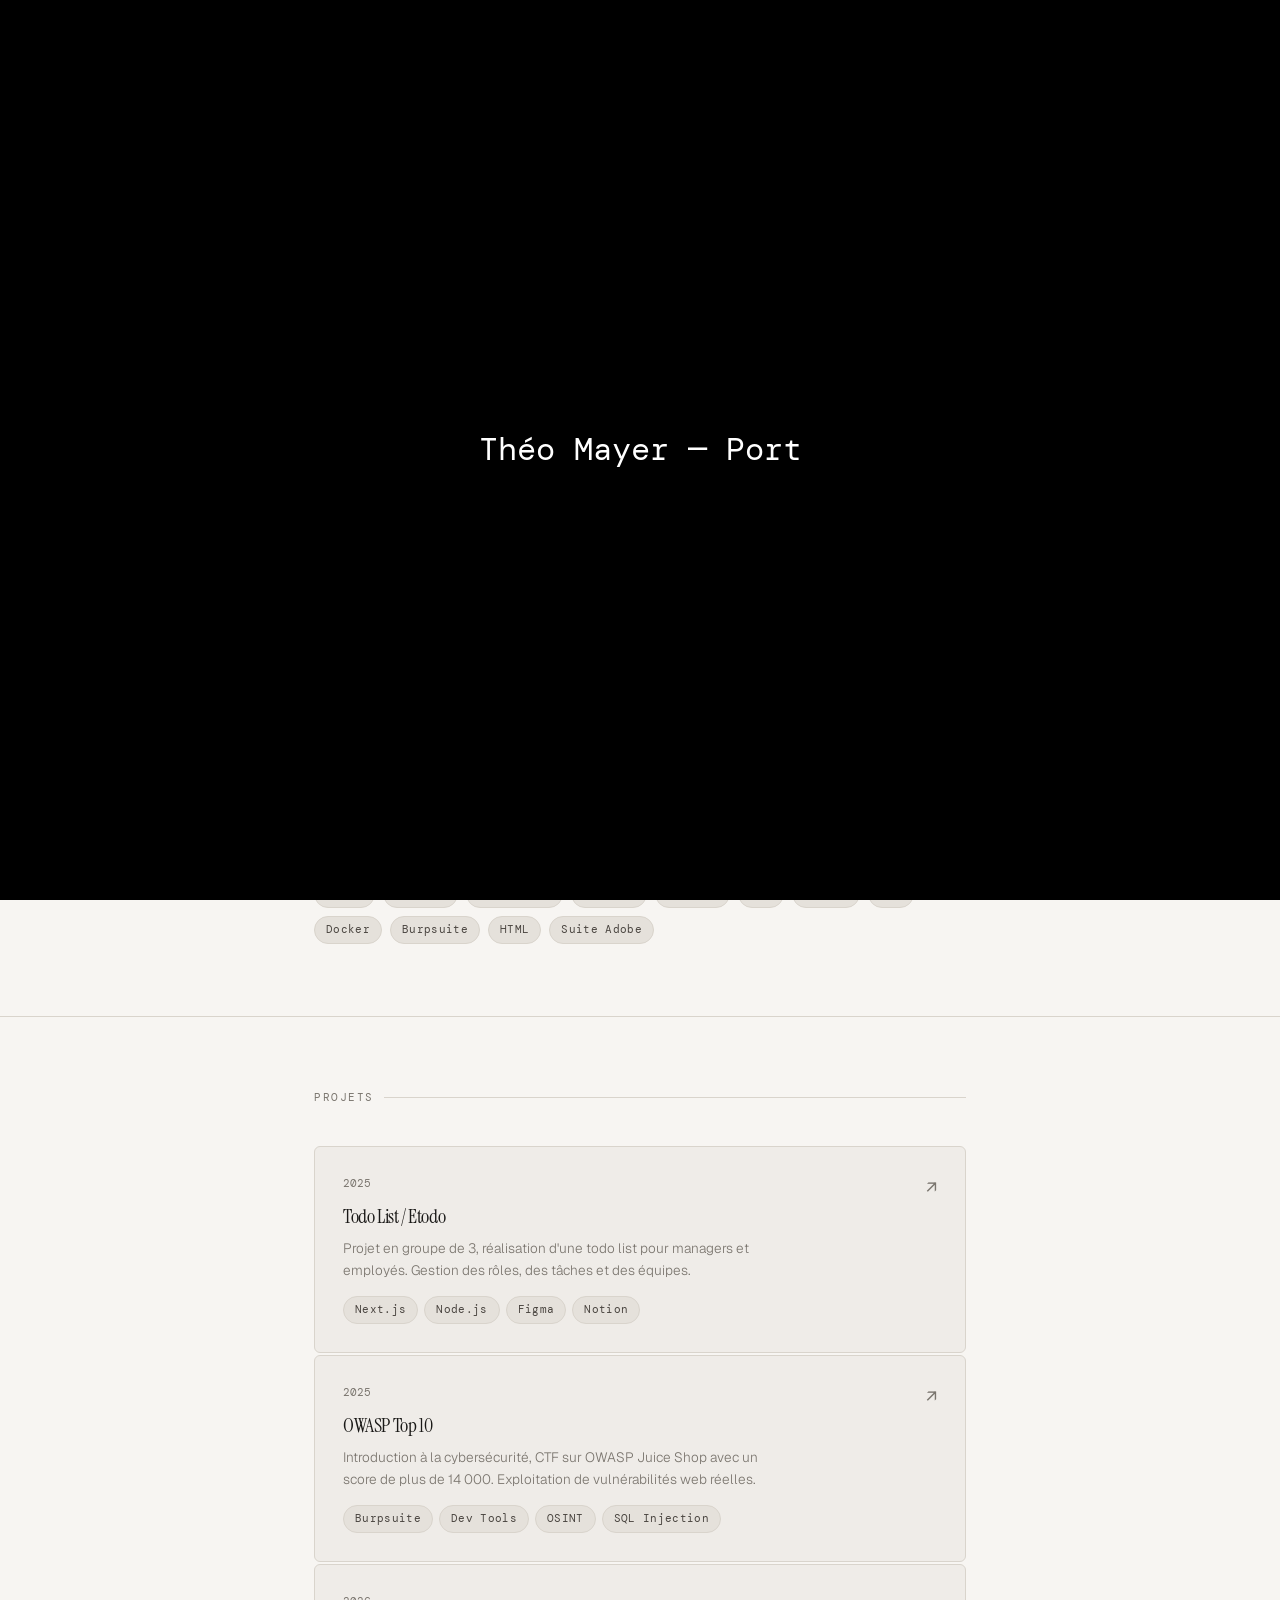
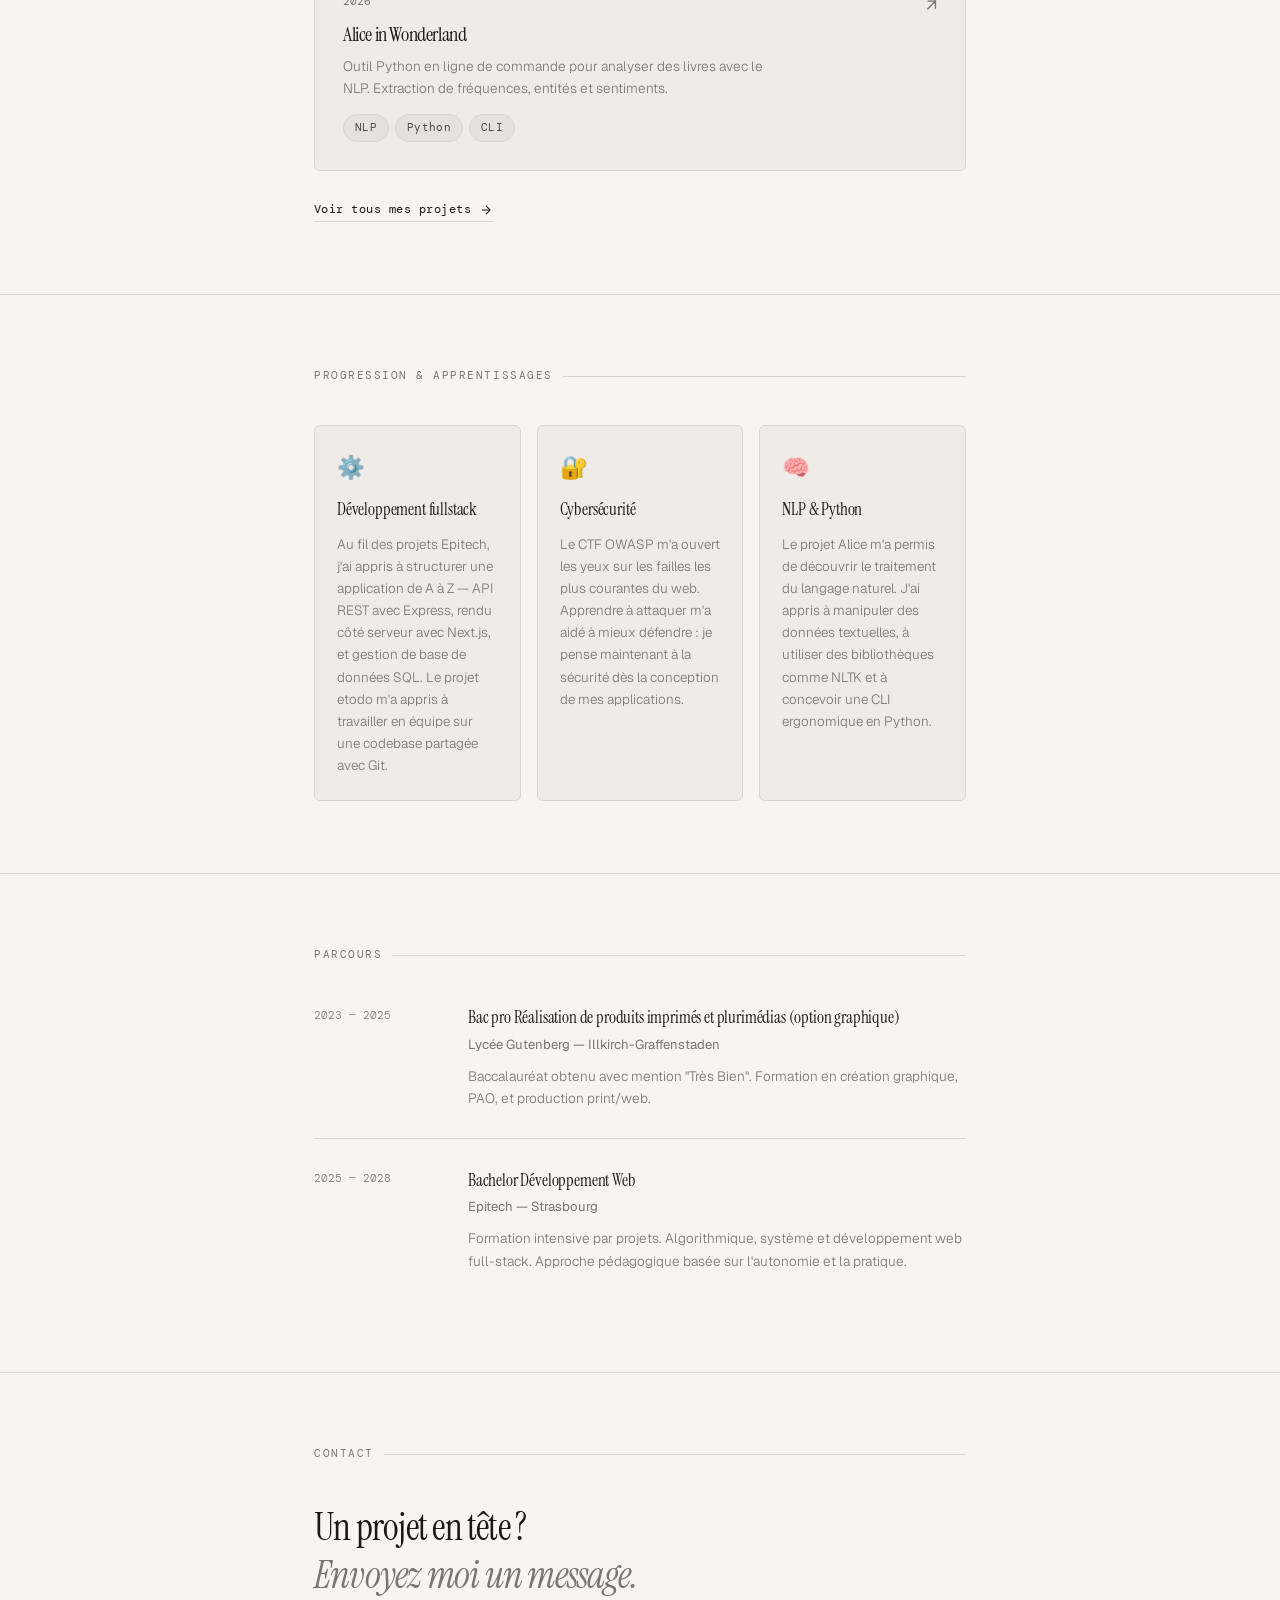
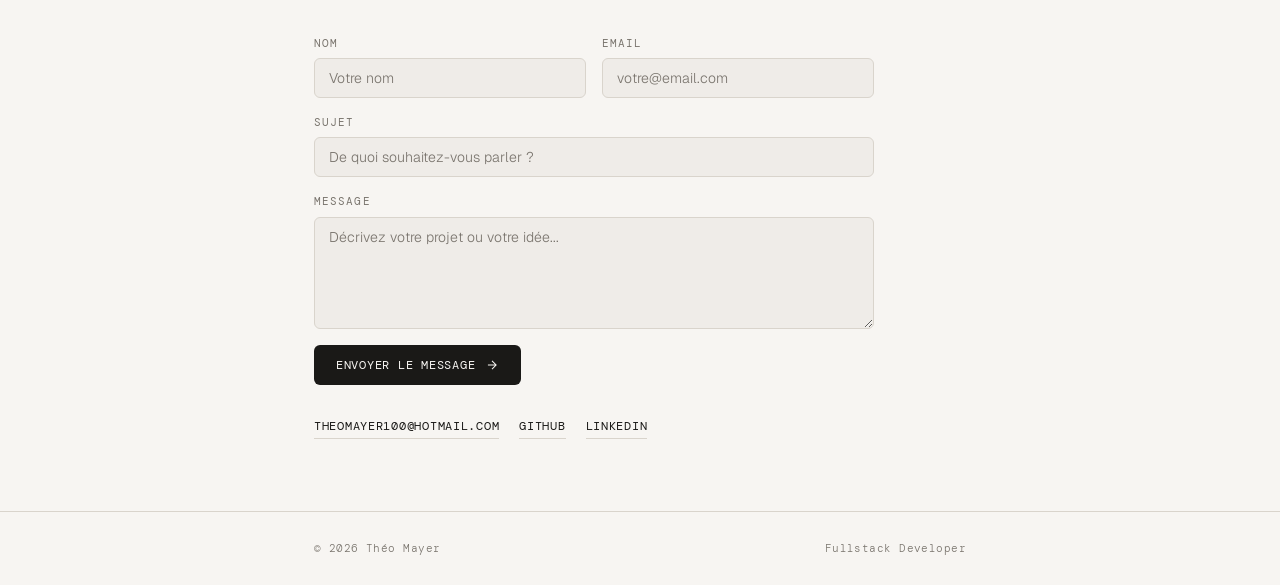
<file: index.html>
<!DOCTYPE html>
<html lang="fr" data-theme="light">
<head>
  <meta charset="UTF-8" />
  <meta name="viewport" content="width=device-width, initial-scale=1.0" />
  <meta name="description" content="Théo Mayer — Étudiant développeur fullstack à Epitech Strasbourg, passionné par le web et l'IA." />
  <title>Théo Mayer — Étudiant en développement informatique</title>
  <link rel="preconnect" href="https://fonts.googleapis.com" />
  <link rel="preconnect" href="https://fonts.gstatic.com" crossorigin />
  <link href="https://fonts.googleapis.com/css2?family=Instrument+Serif:ital@0;1&family=DM+Mono:wght@300;400;500&family=Geist:wght@300;400;500&display=swap" rel="stylesheet" />
  <link href="portfolio.css" rel="stylesheet">
</head>
<body>

<nav>
  <div class="nav-inner">
    <span class="nav-logo">Théo Mayer</span>
    <div class="nav-links">
      <button class="nav-btn" onclick="scrollToSection('about')">About</button>
      <button class="nav-btn" onclick="scrollToSection('projects')">Projets</button>
      <button class="nav-btn" onclick="scrollToSection('learnings')">Progression</button>
      <button class="nav-btn" onclick="scrollToSection('experience')">Parcours</button>
      <button class="nav-btn" onclick="scrollToSection('contact')">Contact</button>
      <button class="theme-toggle" id="themeBtn" aria-label="Changer le thème"></button>
    </div>
    <button class="burger" id="burgerBtn" aria-label="Menu">
      <span></span><span></span><span></span>
    </button>
  </div>
</nav>

<div class="nav-drawer" id="navDrawer">
  <button class="drawer-close" id="drawerClose" aria-label="Fermer">✕</button>
  <div class="drawer-links">
    <button class="drawer-btn" onclick="closeDrawer(); scrollToSection('about')">About</button>
    <button class="drawer-btn" onclick="closeDrawer(); scrollToSection('projects')">Projets</button>
    <button class="drawer-btn" onclick="closeDrawer(); scrollToSection('learnings')">Progression</button>
    <button class="drawer-btn" onclick="closeDrawer(); scrollToSection('experience')">Parcours</button>
    <button class="drawer-btn" onclick="closeDrawer(); scrollToSection('contact')">Contact</button>
    <button class="theme-toggle" id="themeBtnMobile" aria-label="Changer le thème" style="margin-top: 16px;"></button>
  </div>
</div>
<div class="drawer-overlay" id="drawerOverlay"></div>

<section id="terminalIntro">
  <div class="container">
    <pre id="terminalText" class="terminal-text"></pre>
    <p id="pressEnter" class="hidden">Appuyez sur Entrée pour continuer...</p>
  </div>
</section>

<section id="hero">
  <div class="container">
    <div class="hero-inner">
      <div class="hero-content">
        <p class="hero-eyebrow reveal">Développeur Fullstack · Epitech Strasbourg</p>
        <h1 class="hero-name reveal d1">Théo<br><em>Mayer.</em></h1>
        <p class="hero-desc reveal d2">
          J'aime concevoir des applications simples et efficaces,
          en explorant aussi bien le frontend que le backend,
          avec une attention particulière à l'expérience utilisateur.
        </p>
        <div class="hero-actions reveal d3">
          <button class="hero-cta" onclick="scrollToSection('contact')">
            Discutons d'un projet
            <svg width="14" height="14" fill="none" stroke="currentColor" stroke-width="1.8" viewBox="0 0 24 24"><path d="M5 12h14M12 5l7 7-7 7"/></svg>
          </button>
          <a href="cv-theo-mayer.pdf" download class="hero-cv">
            <svg width="14" height="14" fill="none" stroke="currentColor" stroke-width="1.8" viewBox="0 0 24 24"><path d="M12 3v12M7 11l5 5 5-5M5 20h14"/></svg>
            Télécharger mon CV
          </a>
        </div>
      </div>
      <div class="hero-profile reveal d1">
        <img src="moi.jpeg" alt="Photo de Théo Mayer" class="hero-photo" />
      </div>
    </div>
  </div>
</section>

<hr class="divider" />

<section id="about" class="section">
  <div class="container">
    <p class="section-label">À propos</p>
    <p class="about-text reveal">
      Étudiant à <strong>Epitech Strasbourg</strong>,
      je suis curieux et j'aime explorer différents domaines de l'informatique,
      avec une préférence pour le développement web et l'intelligence artificielle.
      Avant l'informatique, j'ai obtenu mon <strong>Bac Pro en arts graphiques</strong> avec mention Très Bien —
      ce qui nourrit aujourd'hui mon sens du design et de l'esthétique dans mes projets web.
    </p>
    <div class="stack reveal d1">
      <span class="tag">React</span>
      <span class="tag">Next.js</span>
      <span class="tag">JavaScript</span>
      <span class="tag">Node.js</span>
      <span class="tag">Express</span>
      <span class="tag">SQL</span>
      <span class="tag">Python</span>
      <span class="tag">Git</span>
      <span class="tag">Docker</span>
      <span class="tag">Burpsuite</span>
      <span class="tag">HTML</span>
      <span class="tag">Suite Adobe</span>
    </div>
  </div>
</section>

<hr class="divider" />

<section id="projects" class="section">
  <div class="container">
    <p class="section-label">Projets</p>
    <div class="projects">
      <a href="https://github.com/Houkow/Etodo" target="_blank" rel="noopener" class="project-card reveal">
        <div>
          <p class="project-year">2025</p>
          <p class="project-title">Todo List / Etodo</p>
          <p class="project-desc">Projet en groupe de 3, réalisation d'une todo list pour managers et employés. Gestion des rôles, des tâches et des équipes.</p>
          <div class="project-tags">
            <span class="tag">Next.js</span><span class="tag">Node.js</span><span class="tag">Figma</span><span class="tag">Notion</span>
          </div>
        </div>
        <span class="arrow">↗</span>
      </a>
      <a href="https://github.com/Houkow/CTF-JuiceShop" target="_blank" rel="noopener" class="project-card reveal d1">
        <div>
          <p class="project-year">2025</p>
          <p class="project-title">OWASP Top 10</p>
          <p class="project-desc">Introduction à la cybersécurité, CTF sur OWASP Juice Shop avec un score de plus de 14 000. Exploitation de vulnérabilités web réelles.</p>
          <div class="project-tags">
            <span class="tag">Burpsuite</span><span class="tag">Dev Tools</span><span class="tag">OSINT</span><span class="tag">SQL Injection</span>
          </div>
        </div>
        <span class="arrow">↗</span>
      </a>
      <a href="https://github.com/Houkow/Alice-in-Wonderland" target="_blank" rel="noopener" class="project-card reveal d2">
        <div>
          <p class="project-year">2026</p>
          <p class="project-title">Alice in Wonderland</p>
          <p class="project-desc">Outil Python en ligne de commande pour analyser des livres avec le NLP. Extraction de fréquences, entités et sentiments.</p>
          <div class="project-tags">
            <span class="tag">NLP</span><span class="tag">Python</span><span class="tag">CLI</span>
          </div>
        </div>
        <span class="arrow">↗</span>
      </a>
    </div>
    <div style="margin-top: 24px;">
      <a href="https://github.com/Houkow" target="_blank" rel="noopener" class="hero-cta">
        Voir tous mes projets
        <svg width="14" height="14" fill="none" stroke="currentColor" stroke-width="1.8" viewBox="0 0 24 24"><path d="M5 12h14M12 5l7 7-7 7"/></svg>
      </a>
    </div>
  </div>
</section>

<hr class="divider" />

<section id="learnings" class="section">
  <div class="container">
    <p class="section-label">Progression &amp; apprentissages</p>
    <div class="learnings-grid">
      <div class="learning-card reveal">
        <p class="learning-icon">⚙️</p>
        <p class="learning-title">Développement fullstack</p>
        <p class="learning-desc">
          Au fil des projets Epitech, j'ai appris à structurer une application de A à Z — API REST avec Express, rendu côté serveur avec Next.js, et gestion de base de données SQL. Le projet etodo m'a appris à travailler en équipe sur une codebase partagée avec Git.
        </p>
      </div>
      <div class="learning-card reveal d1">
        <p class="learning-icon">🔐</p>
        <p class="learning-title">Cybersécurité</p>
        <p class="learning-desc">
          Le CTF OWASP m'a ouvert les yeux sur les failles les plus courantes du web. Apprendre à attaquer m'a aidé à mieux défendre : je pense maintenant à la sécurité dès la conception de mes applications.
        </p>
      </div>
      <div class="learning-card reveal d2">
        <p class="learning-icon">🧠</p>
        <p class="learning-title">NLP &amp; Python</p>
        <p class="learning-desc">
          Le projet Alice m'a permis de découvrir le traitement du langage naturel. J'ai appris à manipuler des données textuelles, à utiliser des bibliothèques comme NLTK et à concevoir une CLI ergonomique en Python.
        </p>
      </div>
    </div>
  </div>
</section>

<hr class="divider" />

<section id="experience" class="section">
  <div class="container">
    <p class="section-label">Parcours</p>
    <div class="exp-list">
      <div class="exp-item reveal d1">
        <p class="exp-period">2023 — 2025</p>
        <div>
          <p class="exp-role">Bac pro Réalisation de produits imprimés et plurimédias (option graphique)</p>
          <p class="exp-company">Lycée Gutenberg — Illkirch-Graffenstaden</p>
          <p class="exp-detail">Baccalauréat obtenu avec mention "Très Bien". Formation en création graphique, PAO, et production print/web.</p>
        </div>
      </div>
      <div class="exp-item reveal d2">
        <p class="exp-period">2025 — 2028</p>
        <div>
          <p class="exp-role">Bachelor Développement Web</p>
          <p class="exp-company">Epitech — Strasbourg</p>
          <p class="exp-detail">Formation intensive par projets. Algorithmique, système et développement web full-stack. Approche pédagogique basée sur l'autonomie et la pratique.</p>
        </div>
      </div>
    </div>
  </div>
</section>

<hr class="divider" />

<section id="contact" class="section">
  <div class="container">
    <p class="section-label">Contact</p>
    <p class="contact-line reveal">Un projet en tête ?</p>
    <p class="contact-line reveal d1"><em>Envoyez moi un message.</em></p>
    <form class="contact-form" id="contactForm" action="https://formspree.io/f/mnjrzewg" method="POST" onsubmit="handleSubmit(event)">
      <div class="form-row">
        <div class="form-group">
          <label for="name">Nom</label>
          <input type="text" id="name" name="name" placeholder="Votre nom" required />
        </div>
        <div class="form-group">
          <label for="email">Email</label>
          <input type="email" id="email" name="email" placeholder="votre@email.com" required />
        </div>
      </div>
      <div class="form-group">
        <label for="subject">Sujet</label>
        <input type="text" id="subject" name="subject" placeholder="De quoi souhaitez-vous parler ?" required />
      </div>
      <div class="form-group">
        <label for="message">Message</label>
        <textarea id="message" name="message" rows="5" placeholder="Décrivez votre projet ou votre idée..." required></textarea>
      </div>
      <button type="submit" class="form-submit">
        Envoyer le message
        <svg width="14" height="14" fill="none" stroke="currentColor" stroke-width="1.8" viewBox="0 0 24 24"><path d="M5 12h14M12 5l7 7-7 7"/></svg>
      </button>
      <p id="formSuccess" class="form-success hidden">✓ Message envoyé ! Je vous répondrai rapidement.</p>
    </form>
    <div class="contact-links reveal d3">
      <a href="mailto:theomayer100@hotmail.com" class="contact-link">theomayer100@hotmail.com</a>
      <a href="https://github.com/Houkow" target="_blank" rel="noopener" class="contact-link">GitHub</a>
      <a href="https://www.linkedin.com/in/th%C3%A9o-mayer-37a9a13a7/" target="_blank" rel="noopener" class="contact-link">LinkedIn</a>
    </div>
  </div>
</section>

<footer>
  <div class="footer-inner">
    <span class="footer-copy">© 2026 Théo Mayer</span>
    <span class="footer-copy">Fullstack Developer</span>
  </div>
</footer>

<script src="portfolio.js"></script>
</body>
</html>
</file>
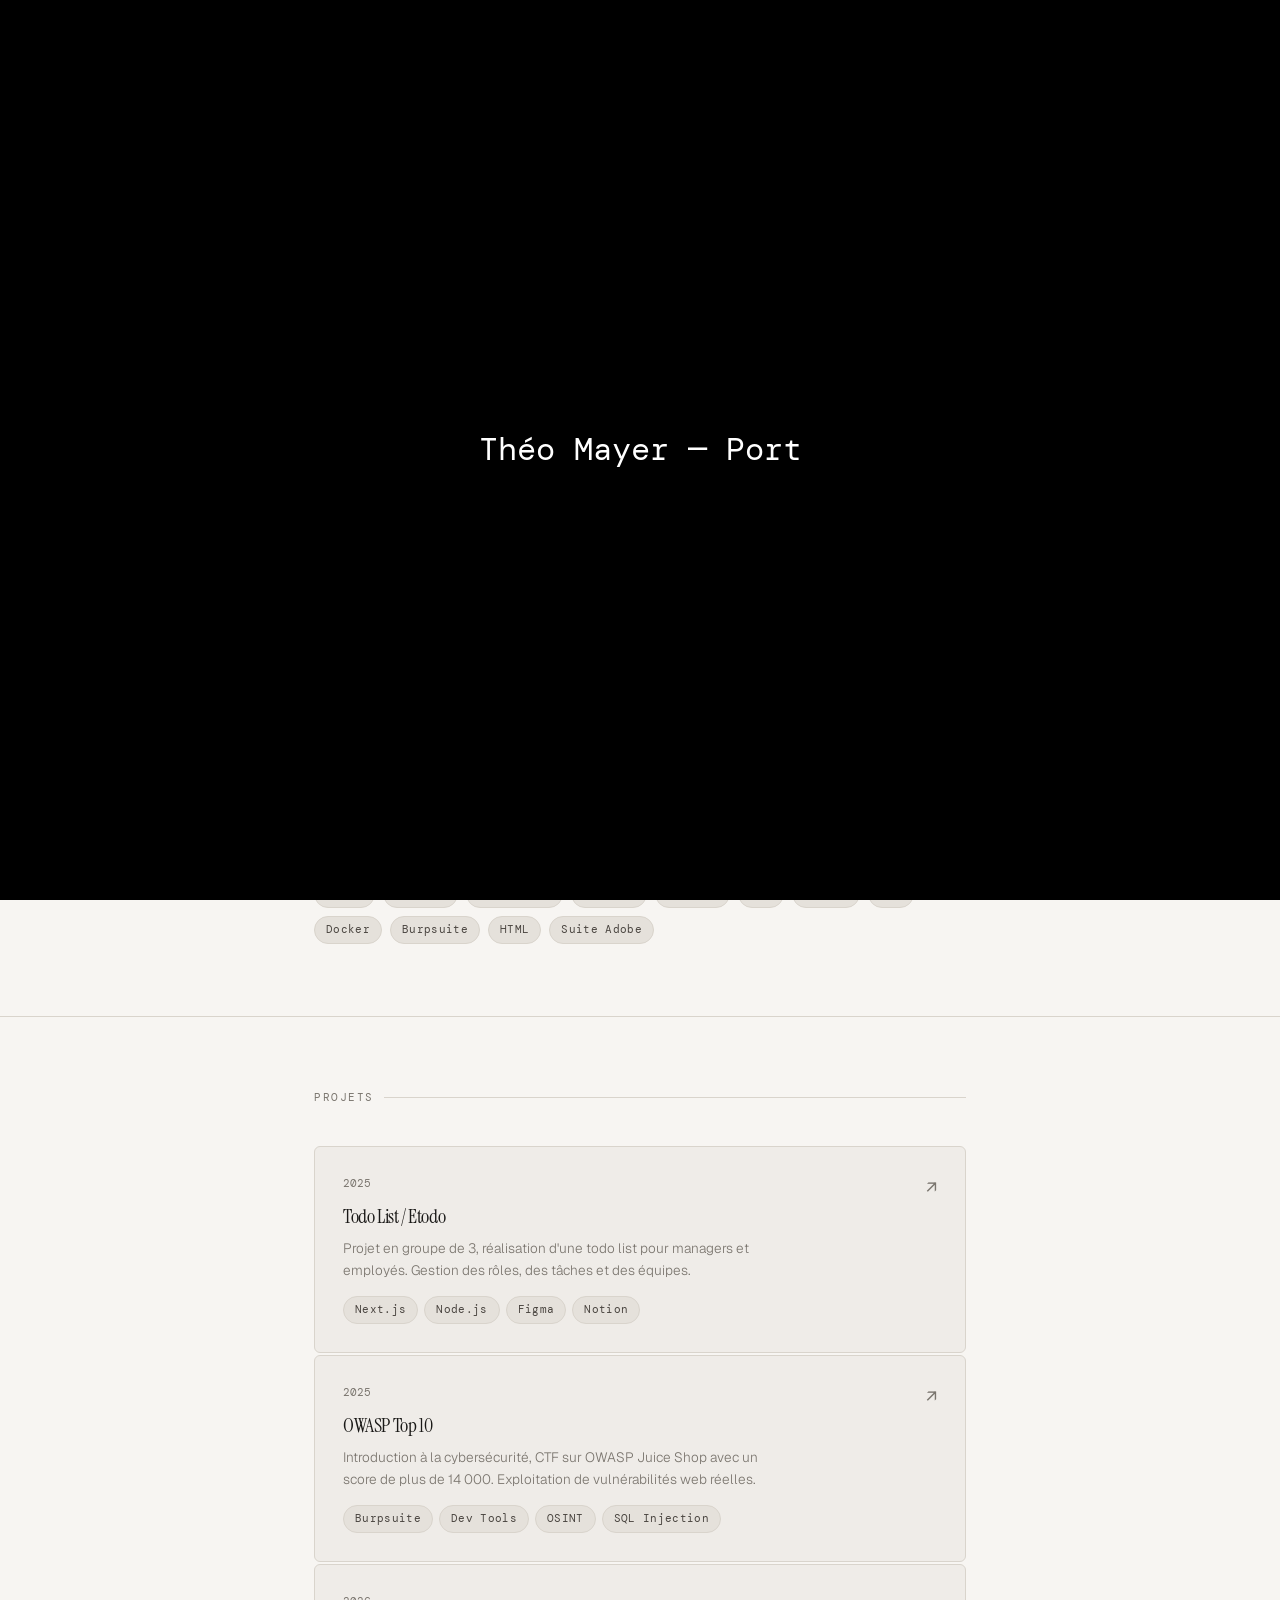
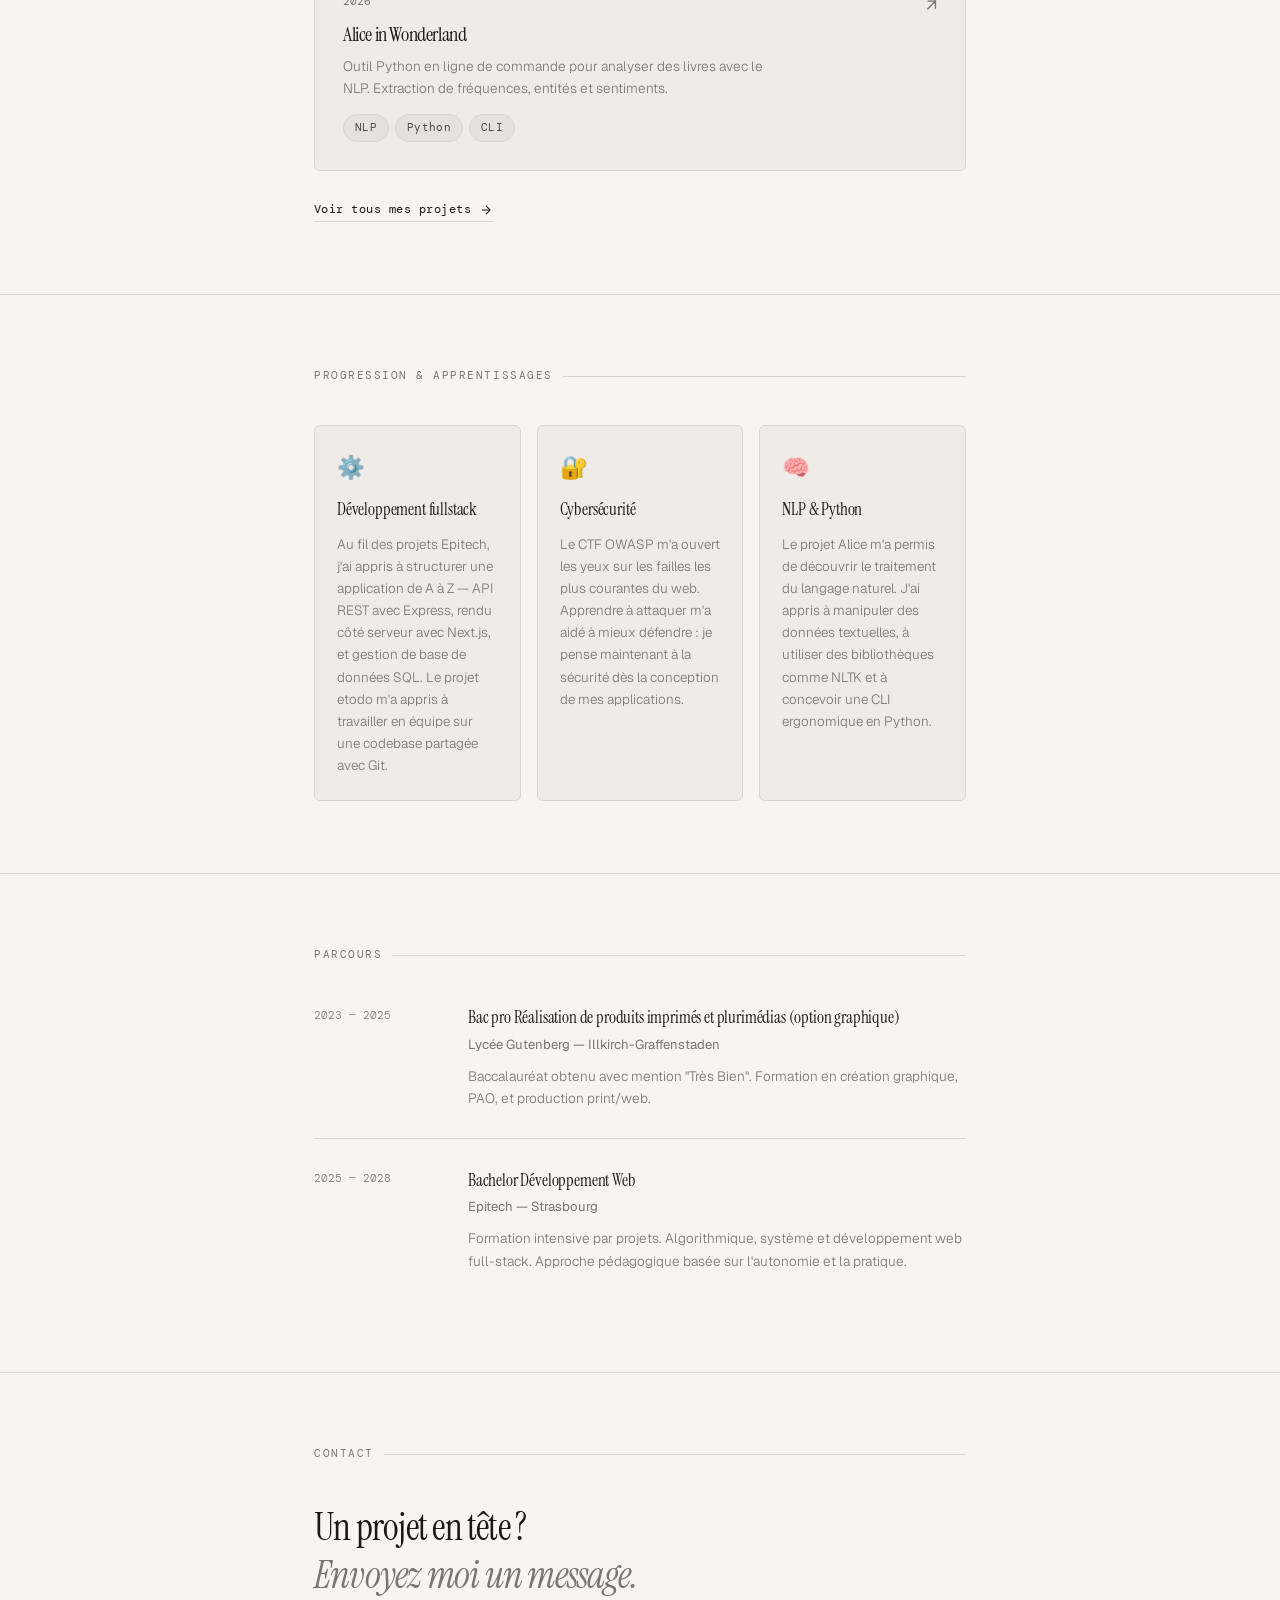
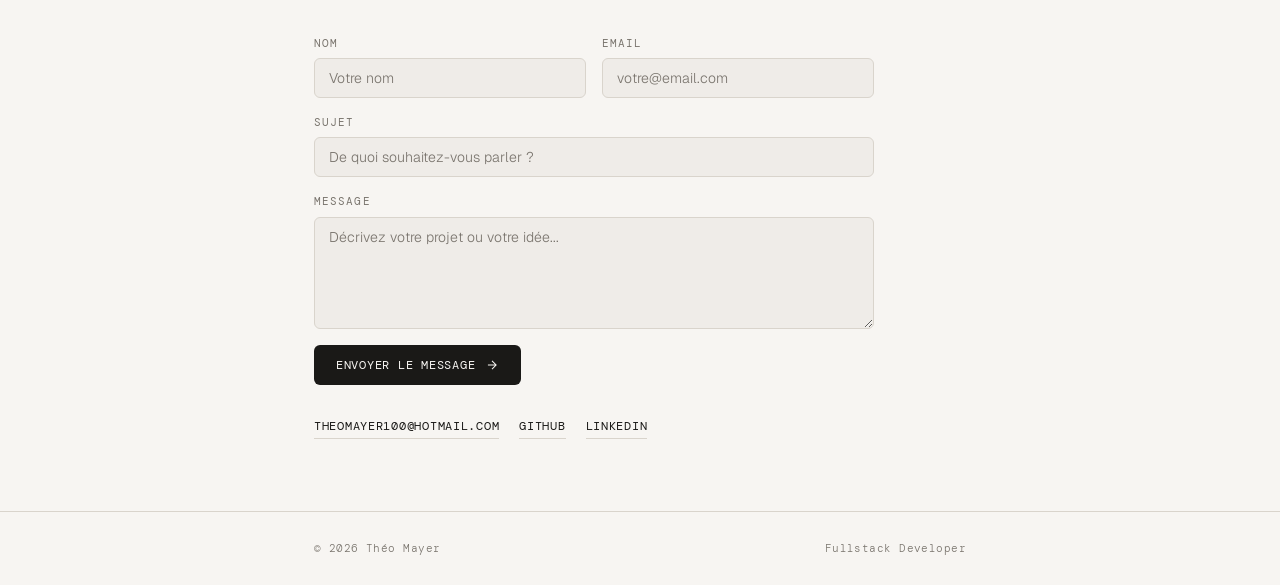
<file: portfolio.html>
<!DOCTYPE html>
<html lang="fr" data-theme="light">
<head>
  <meta charset="UTF-8" />
  <meta name="viewport" content="width=device-width, initial-scale=1.0" />
  <meta name="description" content="Théo Mayer — Étudiant développeur fullstack à Epitech Strasbourg, passionné par le web et l'IA." />
  <title>Théo Mayer — Étudiant en développement informatique</title>
  <link rel="preconnect" href="https://fonts.googleapis.com" />
  <link rel="preconnect" href="https://fonts.gstatic.com" crossorigin />
  <link href="https://fonts.googleapis.com/css2?family=Instrument+Serif:ital@0;1&family=DM+Mono:wght@300;400;500&family=Geist:wght@300;400;500&display=swap" rel="stylesheet" />
  <link href="portfolio.css" rel="stylesheet">
</head>
<body>

<nav>
  <div class="nav-inner">
    <span class="nav-logo">Théo Mayer</span>
    <div class="nav-links">
      <button class="nav-btn" onclick="scrollToSection('about')">About</button>
      <button class="nav-btn" onclick="scrollToSection('projects')">Projets</button>
      <button class="nav-btn" onclick="scrollToSection('learnings')">Progression</button>
      <button class="nav-btn" onclick="scrollToSection('experience')">Parcours</button>
      <button class="nav-btn" onclick="scrollToSection('contact')">Contact</button>
      <button class="theme-toggle" id="themeBtn" aria-label="Changer le thème"></button>
    </div>
  </div>
</nav>

<section id="terminalIntro">
  <div class="container">
    <pre id="terminalText" class="terminal-text"></pre>
    <p id="pressEnter" class="hidden">Appuyez sur Entrée pour continuer...</p>
  </div>
</section>

<section id="hero">
  <div class="container">
    <div class="hero-inner">
      <div class="hero-content">
        <p class="hero-eyebrow reveal">Développeur Fullstack · Epitech Strasbourg</p>
        <h1 class="hero-name reveal d1">Théo<br><em>Mayer.</em></h1>
        <p class="hero-desc reveal d2">
          J'aime concevoir des applications simples et efficaces,
          en explorant aussi bien le frontend que le backend,
          avec une attention particulière à l'expérience utilisateur.
        </p>
        <div class="hero-actions reveal d3">
          <button class="hero-cta" onclick="scrollToSection('contact')">
            Discutons d'un projet
            <svg width="14" height="14" fill="none" stroke="currentColor" stroke-width="1.8" viewBox="0 0 24 24"><path d="M5 12h14M12 5l7 7-7 7"/></svg>
          </button>
          <a href="cv-theo-mayer.pdf" download class="hero-cv">
            <svg width="14" height="14" fill="none" stroke="currentColor" stroke-width="1.8" viewBox="0 0 24 24"><path d="M12 3v12M7 11l5 5 5-5M5 20h14"/></svg>
            Télécharger mon CV
          </a>
        </div>
      </div>
      <div class="hero-profile reveal d1">
        <img src="moi.jpeg" alt="Photo de Théo Mayer" class="hero-photo" />
      </div>
    </div>
  </div>
</section>

<hr class="divider" />

<section id="about" class="section">
  <div class="container">
    <p class="section-label">À propos</p>
    <p class="about-text reveal">
      Étudiant à <strong>Epitech Strasbourg</strong>,
      je suis curieux et j'aime explorer différents domaines de l'informatique,
      avec une préférence pour le développement web et l'intelligence artificielle.
      Avant l'informatique, j'ai obtenu mon <strong>Bac Pro en arts graphiques</strong> avec mention Très Bien —
      ce qui nourrit aujourd'hui mon sens du design et de l'esthétique dans mes projets web.
    </p>
    <div class="stack reveal d1">
      <span class="tag">React</span>
      <span class="tag">Next.js</span>
      <span class="tag">JavaScript</span>
      <span class="tag">Node.js</span>
      <span class="tag">Express</span>
      <span class="tag">SQL</span>
      <span class="tag">Python</span>
      <span class="tag">Git</span>
      <span class="tag">Docker</span>
      <span class="tag">Burpsuite</span>
      <span class="tag">HTML</span>
      <span class="tag">Suite Adobe</span>
    </div>
  </div>
</section>

<hr class="divider" />

<section id="projects" class="section">
  <div class="container">
    <p class="section-label">Projets</p>
    <div class="projects">
      <a href="https://github.com/Houkow/Etodo" target="_blank" rel="noopener" class="project-card reveal">
        <div>
          <p class="project-year">2025</p>
          <p class="project-title">Todo List / Etodo</p>
          <p class="project-desc">Projet en groupe de 3, réalisation d'une todo list pour managers et employés. Gestion des rôles, des tâches et des équipes.</p>
          <div class="project-tags">
            <span class="tag">Next.js</span><span class="tag">Node.js</span><span class="tag">Figma</span><span class="tag">Notion</span>
          </div>
        </div>
        <span class="arrow">↗</span>
      </a>
      <a href="https://github.com/Houkow/CTF-JuiceShop" target="_blank" rel="noopener" class="project-card reveal d1">
        <div>
          <p class="project-year">2025</p>
          <p class="project-title">OWASP Top 10</p>
          <p class="project-desc">Introduction à la cybersécurité, CTF sur OWASP Juice Shop avec un score de plus de 14 000. Exploitation de vulnérabilités web réelles.</p>
          <div class="project-tags">
            <span class="tag">Burpsuite</span><span class="tag">Dev Tools</span><span class="tag">OSINT</span><span class="tag">SQL Injection</span>
          </div>
        </div>
        <span class="arrow">↗</span>
      </a>
      <a href="https://github.com/Houkow/Alice-in-Wonderland" target="_blank" rel="noopener" class="project-card reveal d2">
        <div>
          <p class="project-year">2026</p>
          <p class="project-title">Alice in Wonderland</p>
          <p class="project-desc">Outil Python en ligne de commande pour analyser des livres avec le NLP. Extraction de fréquences, entités et sentiments.</p>
          <div class="project-tags">
            <span class="tag">NLP</span><span class="tag">Python</span><span class="tag">CLI</span>
          </div>
        </div>
        <span class="arrow">↗</span>
      </a>
    </div>
    <div style="margin-top: 24px;">
      <a href="https://github.com/Houkow" target="_blank" rel="noopener" class="hero-cta">
        Voir tous mes projets
        <svg width="14" height="14" fill="none" stroke="currentColor" stroke-width="1.8" viewBox="0 0 24 24"><path d="M5 12h14M12 5l7 7-7 7"/></svg>
      </a>
    </div>
  </div>
</section>

<hr class="divider" />

<section id="learnings" class="section">
  <div class="container">
    <p class="section-label">Progression &amp; apprentissages</p>
    <div class="learnings-grid">
      <div class="learning-card reveal">
        <p class="learning-icon">⚙️</p>
        <p class="learning-title">Développement fullstack</p>
        <p class="learning-desc">
          Au fil des projets Epitech, j'ai appris à structurer une application de A à Z — API REST avec Express, rendu côté serveur avec Next.js, et gestion de base de données SQL. Le projet etodo m'a appris à travailler en équipe sur une codebase partagée avec Git.
        </p>
      </div>
      <div class="learning-card reveal d1">
        <p class="learning-icon">🔐</p>
        <p class="learning-title">Cybersécurité</p>
        <p class="learning-desc">
          Le CTF OWASP m'a ouvert les yeux sur les failles les plus courantes du web. Apprendre à attaquer m'a aidé à mieux défendre : je pense maintenant à la sécurité dès la conception de mes applications.
        </p>
      </div>
      <div class="learning-card reveal d2">
        <p class="learning-icon">🧠</p>
        <p class="learning-title">NLP &amp; Python</p>
        <p class="learning-desc">
          Le projet Alice m'a permis de découvrir le traitement du langage naturel. J'ai appris à manipuler des données textuelles, à utiliser des bibliothèques comme NLTK et à concevoir une CLI ergonomique en Python.
        </p>
      </div>
    </div>
  </div>
</section>

<hr class="divider" />

<section id="experience" class="section">
  <div class="container">
    <p class="section-label">Parcours</p>
    <div class="exp-list">
      <div class="exp-item reveal d1">
        <p class="exp-period">2023 — 2025</p>
        <div>
          <p class="exp-role">Bac pro Réalisation de produits imprimés et plurimédias (option graphique)</p>
          <p class="exp-company">Lycée Gutenberg — Illkirch-Graffenstaden</p>
          <p class="exp-detail">Baccalauréat obtenu avec mention "Très Bien". Formation en création graphique, PAO, et production print/web.</p>
        </div>
      </div>
      <div class="exp-item reveal d2">
        <p class="exp-period">2025 — 2028</p>
        <div>
          <p class="exp-role">Bachelor Développement Web</p>
          <p class="exp-company">Epitech — Strasbourg</p>
          <p class="exp-detail">Formation intensive par projets. Algorithmique, système et développement web full-stack. Approche pédagogique basée sur l'autonomie et la pratique.</p>
        </div>
      </div>
    </div>
  </div>
</section>

<hr class="divider" />

<section id="contact" class="section">
  <div class="container">
    <p class="section-label">Contact</p>
    <p class="contact-line reveal">Un projet en tête ?</p>
    <p class="contact-line reveal d1"><em>Envoyez moi un message.</em></p>

    <form class="contact-form" id="contactForm" action="https://formspree.io/f/mnjrzewg" method="POST" onsubmit="handleSubmit(event)">
      <div class="form-row">
        <div class="form-group">
          <label for="name">Nom</label>
          <input type="text" id="name" name="name" placeholder="Votre nom" required />
        </div>
        <div class="form-group">
          <label for="email">Email</label>
          <input type="email" id="email" name="email" placeholder="votre@email.com" required />
        </div>
      </div>
      <div class="form-group">
        <label for="subject">Sujet</label>
        <input type="text" id="subject" name="subject" placeholder="De quoi souhaitez-vous parler ?" required />
      </div>
      <div class="form-group">
        <label for="message">Message</label>
        <textarea id="message" name="message" rows="5" placeholder="Décrivez votre projet ou votre idée..." required></textarea>
      </div>
      <button type="submit" class="form-submit">
        Envoyer le message
        <svg width="14" height="14" fill="none" stroke="currentColor" stroke-width="1.8" viewBox="0 0 24 24"><path d="M5 12h14M12 5l7 7-7 7"/></svg>
      </button>
      <p id="formSuccess" class="form-success hidden">✓ Message envoyé ! Je vous répondrai rapidement.</p>
    </form>

    <div class="contact-links reveal d3">
      <a href="mailto:theomayer100@hotmail.com" class="contact-link">theomayer100@hotmail.com</a>
      <a href="https://github.com/Houkow" target="_blank" rel="noopener" class="contact-link">GitHub</a>
      <a href="https://www.linkedin.com/in/th%C3%A9o-mayer-37a9a13a7/" target="_blank" rel="noopener" class="contact-link">LinkedIn</a>
    </div>
  </div>
</section>

<footer>
  <div class="footer-inner">
    <span class="footer-copy">© 2026 Théo Mayer</span>
    <span class="footer-copy">Fullstack Developer</span>
  </div>
</footer>

<script src="portfolio.js"></script>
</body>
</html>
</file>
<file: portfolio.css>
:root {
      --bg:       #F7F5F2;
      --surface:  #EFECE8;
      --border:   #D9D4CC;
      --text:     #1A1917;
      --muted:    #7A756E;
      --tag-bg:   #E5E1DB;
      --tag-text: #4A4540;
      --radius:   6px;
      --tr: 0.35s cubic-bezier(0.4, 0, 0.2, 1);
    }
    [data-theme="dark"] {
      --bg:       #0F0E0D;
      --surface:  #1A1917;
      --border:   #2C2A27;
      --text:     #F0EDE8;
      --muted:    #6B6560;
      --tag-bg:   #252320;
      --tag-text: #A09890;
    }

    *, *::before, *::after { box-sizing: border-box; margin: 0; padding: 0; }
    body {
      font-family: 'Geist', sans-serif;
      background: var(--bg);
      color: var(--text);
      transition: background var(--tr), color var(--tr);
      line-height: 1.6;
      -webkit-font-smoothing: antialiased;
    }
    a { color: inherit; text-decoration: none; }

    .container { max-width: 700px; margin: 0 auto; padding: 0 24px; }

    nav {
      position: fixed; top: 0; left: 0; right: 0; z-index: 100;
      background: var(--bg);
      border-bottom: 1px solid var(--border);
      transition: background var(--tr), border-color var(--tr);
    }
    .nav-inner {
      max-width: 700px; margin: 0 auto; padding: 0 24px;
      height: 52px; display: flex; align-items: center; justify-content: space-between;
    }
    .nav-logo {
      font-family: 'Instrument Serif', serif;
      font-size: 1.05rem; letter-spacing: -0.01em; color: var(--text);
    }
    .nav-links { display: flex; align-items: center; gap: 20px; }
    .nav-btn {
      font-size: 0.78rem; font-weight: 400; letter-spacing: 0.06em;
      text-transform: uppercase; color: var(--muted);
      background: none; border: none; font-family: inherit;
      cursor: pointer; transition: color 0.2s; padding: 0;
    }
    .nav-btn:hover { color: var(--text); }

    .theme-toggle {
      background: none; border: 1px solid var(--border);
      border-radius: 20px; width: 40px; height: 22px;
      cursor: pointer; position: relative; transition: border-color 0.3s; flex-shrink: 0;
    }
    .theme-toggle::after {
      content: ''; position: absolute; top: 3px; left: 3px;
      width: 14px; height: 14px; border-radius: 50%;
      background: var(--text); transition: transform 0.3s, background 0.3s;
    }
    [data-theme="dark"] .theme-toggle::after { transform: translateX(18px); }

    #hero { padding: 120px 0 80px; }
    .hero-eyebrow {
      font-family: 'DM Mono', monospace; font-size: 0.72rem;
      font-weight: 300; letter-spacing: 0.12em; color: var(--muted);
      text-transform: uppercase; margin-bottom: 20px;
      display: flex; align-items: center; gap: 10px;
    }
    .hero-eyebrow::before {
      content: ''; display: block; width: 28px; height: 1px; background: var(--muted);
    }
    .hero-name {
      font-family: 'Instrument Serif', serif;
      font-size: clamp(2.8rem, 7vw, 4.2rem);
      line-height: 1.05; letter-spacing: -0.03em; color: var(--text); margin-bottom: 12px;
    }
    .hero-name em { font-style: italic; color: var(--muted); }
    .hero-desc {
      font-size: 1rem; font-weight: 300; color: var(--muted);
      max-width: 440px; line-height: 1.65; margin-bottom: 36px;
    }
    .hero-cta {
      display: inline-flex; align-items: center; gap: 8px;
      font-family: 'DM Mono', monospace; font-size: 0.78rem;
      letter-spacing: 0.04em; color: var(--text);
      border-bottom: 1px solid var(--border); padding-bottom: 2px;
      transition: border-color 0.2s, gap 0.2s;
      background: none; border-top: none; border-left: none; border-right: none;
      font-family: 'DM Mono', monospace; cursor: pointer;
    }
    .hero-cta:hover { gap: 14px; border-bottom-color: var(--text); }

    hr.divider { border: none; border-top: 1px solid var(--border); transition: border-color var(--tr); }

    .section { padding: 72px 0; }
    .section-label {
      font-family: 'DM Mono', monospace; font-size: 0.68rem;
      letter-spacing: 0.14em; text-transform: uppercase; color: var(--muted);
      margin-bottom: 40px; display: flex; align-items: center; gap: 10px;
    }
    .section-label::after { content: ''; flex: 1; height: 1px; background: var(--border); }

    .about-text {
      font-size: 1.05rem; font-weight: 300; line-height: 1.75;
      color: var(--text); max-width: 600px;
    }
    .about-text strong { font-weight: 500; }
    .stack { display: flex; flex-wrap: wrap; gap: 8px; margin-top: 28px; }
    .tag {
      font-family: 'DM Mono', monospace; font-size: 0.7rem; letter-spacing: 0.03em;
      background: var(--tag-bg); color: var(--tag-text);
      padding: 4px 11px; border-radius: 99px; border: 1px solid var(--border);
      transition: background var(--tr), color var(--tr);
    }

    .projects { display: flex; flex-direction: column; gap: 2px; }
    .project-card {
      background: var(--surface); border: 1px solid var(--border); border-radius: var(--radius);
      padding: 28px; display: grid; grid-template-columns: 1fr auto; gap: 12px;
      transition: background var(--tr), border-color 0.25s, transform 0.25s;
      cursor: pointer; color: inherit;
    }
    .project-card:hover { border-color: var(--text); transform: translateX(4px); }
    .project-year { font-family: 'DM Mono', monospace; font-size: 0.68rem; color: var(--muted); margin-bottom: 8px; }
    .project-title { font-family: 'Instrument Serif', serif; font-size: 1.25rem; letter-spacing: -0.02em; margin-bottom: 6px; }
    .project-desc { font-size: 0.85rem; font-weight: 300; color: var(--muted); line-height: 1.6; max-width: 420px; }
    .project-tags { display: flex; flex-wrap: wrap; gap: 6px; margin-top: 14px; }
    .arrow { color: var(--muted); font-size: 1.1rem; align-self: flex-start; transition: color 0.2s, transform 0.2s; }
    .project-card:hover .arrow { color: var(--text); transform: translate(3px, -3px); }

    .exp-list { display: flex; flex-direction: column; }
    .exp-item {
      display: grid; grid-template-columns: 130px 1fr; gap: 24px;
      padding: 28px 0; border-bottom: 1px solid var(--border); transition: border-color var(--tr);
    }
    .exp-item:first-child { padding-top: 0; }
    .exp-item:last-child { border-bottom: none; }
    .exp-period { font-family: 'DM Mono', monospace; font-size: 0.68rem; font-weight: 300; color: var(--muted); padding-top: 3px; line-height: 1.5; }
    .exp-role { font-family: 'Instrument Serif', serif; font-size: 1.05rem; letter-spacing: -0.01em; margin-bottom: 3px; }
    .exp-company { font-size: 0.82rem; color: var(--muted); margin-bottom: 10px; }
    .exp-detail { font-size: 0.85rem; font-weight: 300; color: var(--muted); line-height: 1.65; }

    .contact-line { font-family: 'Instrument Serif', serif; font-size: clamp(1.6rem, 4vw, 2.4rem); letter-spacing: -0.02em; line-height: 1.25; }
    .contact-line em { font-style: italic; color: var(--muted); }
    .contact-links { display: flex; gap: 20px; flex-wrap: wrap; margin-top: 32px; }
    .contact-link {
      font-family: 'DM Mono', monospace; font-size: 0.75rem; letter-spacing: 0.06em;
      text-transform: uppercase; border-bottom: 1px solid var(--border);
      padding-bottom: 2px; transition: border-color 0.2s;
    }
    .contact-link:hover { border-bottom-color: var(--text); }

    footer { padding: 28px 0; border-top: 1px solid var(--border); transition: border-color var(--tr); }
    .footer-inner {
      max-width: 700px; margin: 0 auto; padding: 0 24px;
      display: flex; justify-content: space-between; align-items: center;
    }
    .footer-copy { font-family: 'DM Mono', monospace; font-size: 0.68rem; font-weight: 300; color: var(--muted); letter-spacing: 0.04em; }

    .reveal {
      opacity: 0; transform: translateY(20px);
      transition: opacity 0.65s cubic-bezier(0.4,0,0.2,1), transform 0.65s cubic-bezier(0.4,0,0.2,1);
    }
    .reveal.in { opacity: 1; transform: none; }
    .d1 { transition-delay: 0.1s; }
    .d2 { transition-delay: 0.2s; }
    .d3 { transition-delay: 0.3s; }

#terminalIntro {
  position: fixed;
  top: 0;
  left: 0;
  width: 100%;
  height: 100%;
  background-color: #000;
  display: flex;
  justify-content: center;
  align-items: center;
  flex-direction: column;
  z-index: 1000;
}

.terminal-text {
  font-family: 'DM Mono', monospace;
  font-size: 2rem;
  color: white;
  white-space: pre-wrap;
}

#pressEnter {
  font-family: 'DM Mono', monospace;
  color: white;
  opacity: 0.7;
  margin-top: 20px;
}

.hidden {
  display: none;
}

.cursor::after {
  content: '|';
  animation: blink 1s step-start infinite;
}

@keyframes blink {
  0%, 50% { opacity: 1; }
  51%, 100% { opacity: 0; }
}

    @media (max-width: 500px) {
      .exp-item { grid-template-columns: 1fr; gap: 6px; }
      .exp-period { padding-top: 0; }
    }

    @media (max-width: 768px) {
  #terminalPrompt {
    content: "Tap to continue...";
  }
}
.hero-inner {
  display: flex; align-items: flex-start; justify-content: space-between; gap: 40px;
}
.hero-content { flex: 1; min-width: 0; }
.hero-profile { flex-shrink: 0; padding-top: 8px; }
.hero-photo,
.hero-photo-placeholder {
  width: 230px; height: 230px; border-radius: 50%;
  object-fit: cover; border: 1px solid var(--border);
  display: flex; flex-direction: column; align-items: center; justify-content: center;
  gap: 4px; color: var(--muted); background: var(--surface);
  transition: background var(--tr), border-color var(--tr);
}
.photo-hint { font-family: 'DM Mono', monospace; font-size: 0.55rem; letter-spacing: 0.04em; text-align: center; color: var(--muted); }

@media (max-width: 600px) {
  .hero-inner { flex-direction: column-reverse; gap: 24px; }
  .hero-photo, .hero-photo-placeholder { width: 80px; height: 80px; }
}

.hero-actions { display: flex; align-items: center; gap: 24px; flex-wrap: wrap; }
.hero-cv {
  display: inline-flex; align-items: center; gap: 8px;
  font-family: 'DM Mono', monospace; font-size: 0.78rem;
  letter-spacing: 0.04em; color: var(--muted);
  border-bottom: 1px solid var(--border); padding-bottom: 2px;
  transition: color 0.2s, border-color 0.2s;
}
.hero-cv:hover { color: var(--text); border-bottom-color: var(--text); }

.learnings-grid { display: grid; grid-template-columns: repeat(auto-fit, minmax(200px, 1fr)); gap: 16px; }
.learning-card {
  background: var(--surface); border: 1px solid var(--border); border-radius: var(--radius);
  padding: 24px 22px; transition: background var(--tr), border-color var(--tr);
}
.learning-icon { font-size: 1.4rem; margin-bottom: 10px; }
.learning-title { font-family: 'Instrument Serif', serif; font-size: 1.05rem; letter-spacing: -0.01em; margin-bottom: 10px; }
.learning-desc { font-size: 0.84rem; font-weight: 300; color: var(--muted); line-height: 1.65; }

.contact-form { margin: 36px 0 32px; display: flex; flex-direction: column; gap: 16px; max-width: 560px; }
.form-row { display: grid; grid-template-columns: 1fr 1fr; gap: 16px; }
.form-group { display: flex; flex-direction: column; gap: 6px; }
.form-group label { font-family: 'DM Mono', monospace; font-size: 0.68rem; letter-spacing: 0.1em; text-transform: uppercase; color: var(--muted); }
.form-group input,
.form-group textarea {
  background: var(--surface); border: 1px solid var(--border); border-radius: var(--radius);
  padding: 10px 14px; font-family: 'Geist', sans-serif; font-size: 0.88rem; font-weight: 300;
  color: var(--text); outline: none; resize: vertical;
  transition: border-color 0.2s, background var(--tr), color var(--tr);
}
.form-group input:focus, .form-group textarea:focus { border-color: var(--text); }
.form-group input::placeholder, .form-group textarea::placeholder { color: var(--muted); }
.form-submit {
  display: inline-flex; align-items: center; gap: 10px;
  background: var(--text); color: var(--bg);
  font-family: 'DM Mono', monospace; font-size: 0.78rem; letter-spacing: 0.06em;
  text-transform: uppercase; border: none; border-radius: var(--radius);
  padding: 12px 22px; cursor: pointer; align-self: flex-start;
  transition: opacity 0.2s, gap 0.2s;
}
.form-submit:hover { opacity: 0.82; gap: 16px; }
.form-success { font-family: 'DM Mono', monospace; font-size: 0.78rem; color: var(--muted); margin-top: 4px; }

@media (max-width: 500px) {
  .form-row { grid-template-columns: 1fr; }
  .learnings-grid { grid-template-columns: 1fr; }
  .hero-actions { flex-direction: column; align-items: flex-start; gap: 14px; }
}

.burger {
  display: none;
  flex-direction: column;
  gap: 5px;
  background: none;
  border: none;
  cursor: pointer;
  padding: 4px;
}
.burger span {
  display: block;
  width: 22px;
  height: 1.5px;
  background: var(--text);
  transition: transform 0.3s, opacity 0.3s;
}
.burger.open span:nth-child(1) { transform: translateY(6.5px) rotate(45deg); }
.burger.open span:nth-child(2) { opacity: 0; }
.burger.open span:nth-child(3) { transform: translateY(-6.5px) rotate(-45deg); }

.nav-drawer {
  position: fixed;
  top: 0; right: 0;
  width: 260px; height: 100%;
  background: var(--bg);
  border-left: 1px solid var(--border);
  z-index: 200;
  transform: translateX(100%);
  transition: transform 0.35s cubic-bezier(0.4,0,0.2,1);
  padding: 60px 32px 32px;
}
.nav-drawer.open { transform: translateX(0); }
.drawer-close {
  position: absolute; top: 18px; right: 20px;
  background: none; border: none;
  font-size: 1rem; color: var(--muted);
  cursor: pointer;
}
.drawer-links { display: flex; flex-direction: column; gap: 8px; margin-top: 16px; }
.drawer-btn {
  background: none; border: none;
  font-family: 'DM Mono', monospace;
  font-size: 0.85rem; letter-spacing: 0.08em;
  text-transform: uppercase; color: var(--text);
  cursor: pointer; text-align: left;
  padding: 10px 0;
  border-bottom: 1px solid var(--border);
}
.drawer-btn:last-child { border-bottom: none; }

.drawer-overlay {
  position: fixed; inset: 0;
  background: rgba(0,0,0,0.3);
  z-index: 199;
  opacity: 0; pointer-events: none;
  transition: opacity 0.35s;
}
.drawer-overlay.open { opacity: 1; pointer-events: all; }

@media (max-width: 768px) {
  .nav-links { display: none; }
  .burger { display: flex; }
}
</file>
